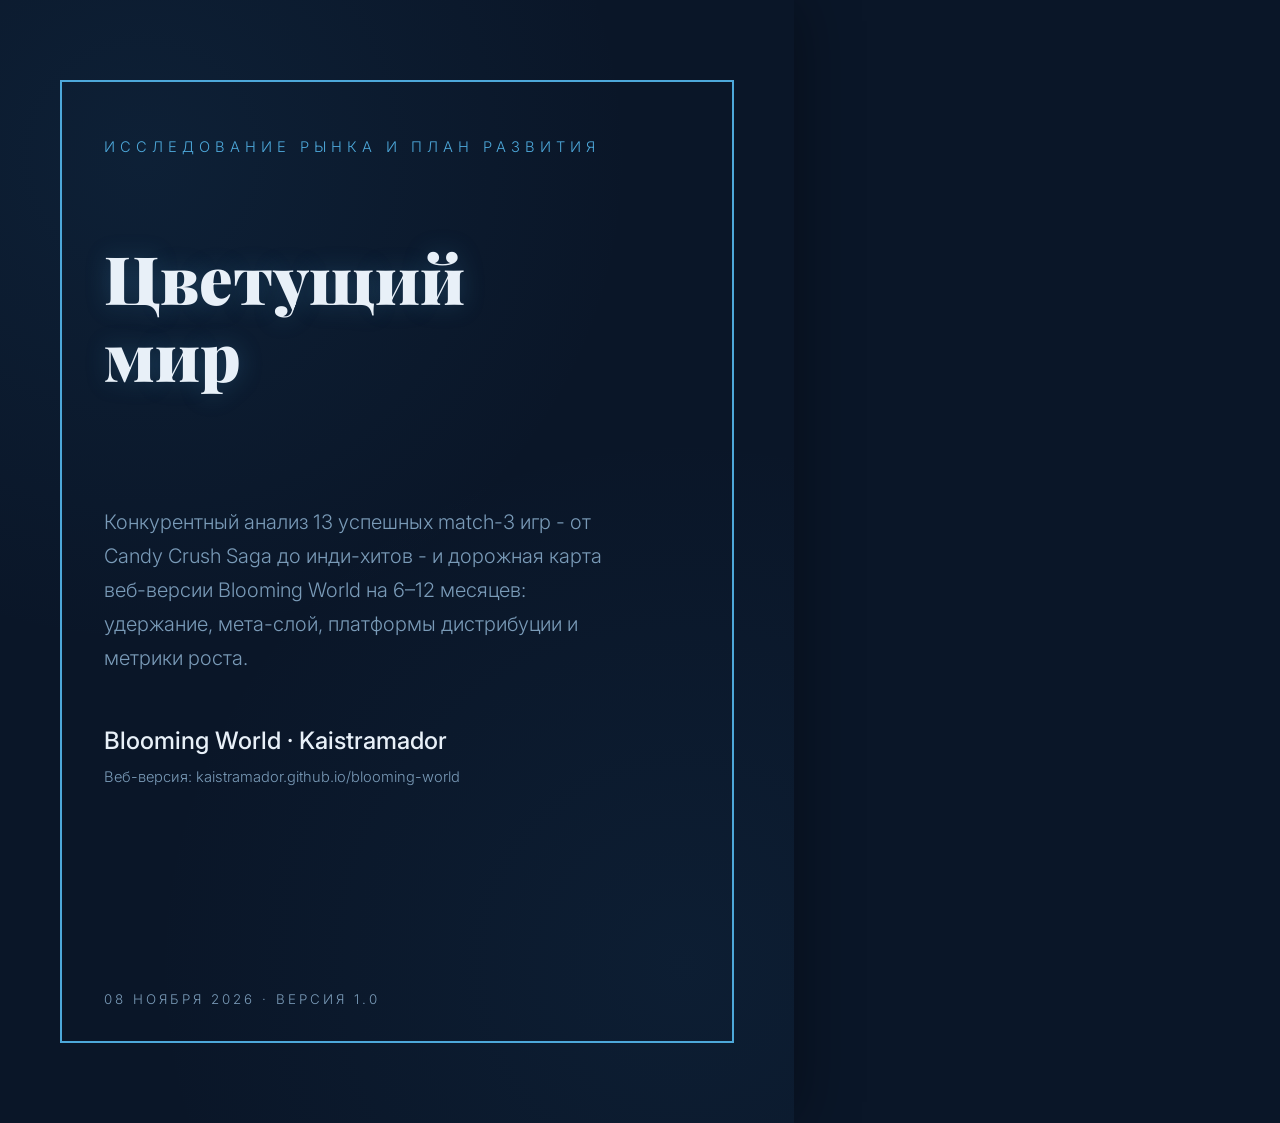
<file: blooming-world/download/Цветущий_мир_обложка_исходник.html>
<!DOCTYPE html>
<html lang="ru">
<head>
  <meta charset="UTF-8">
  <link href="https://fonts.googleapis.com/css2?family=Playfair+Display:wght@400;700;900&family=Inter:wght@300;400;500;600&display=swap" rel="stylesheet">
  <style>
    @page { size: 794px 1123px; margin: 0; }
    :root {
      --c-bg: #0a1628;
      --c-accent: #4da8da;
      --c-text: #e8f0f8;
      --c-muted: #7a9bb8;
      --c-glow: #2d7ab3;
    }
    html, body { margin: 0; padding: 0; width: 794px; height: 1123px;
      background: var(--c-bg); color: var(--c-text);
      font-family: 'Inter', 'DejaVu Sans', sans-serif; }
    @media screen {
      html { height: auto; display: flex; justify-content: center;
        min-height: 100vh; background: var(--c-bg); }
      body { transform-origin: top center;
        scale: min(1, calc(100vw / 794), calc(100vh / 1123));
        margin: 0 auto; box-shadow: 0 0 60px rgba(0,0,0,0.4); }
    }
    .page { width: 794px; height: 1123px; position: relative; box-sizing: border-box;
      border: none; outline: none; box-shadow: none; }
    /* Layer 1: background glow, clipped */
    .bg-layer { position: absolute; inset: 0; overflow: hidden; z-index: 1;
      background:
        radial-gradient(circle at 18% 14%, rgba(45,122,179,0.10), transparent 42%),
        radial-gradient(circle at 86% 86%, rgba(45,122,179,0.08), transparent 45%); }
    /* Layer 2: luminous frame */
    .frame { position: absolute; left: 60px; right: 60px; top: 80px; bottom: 80px;
      border: 2px solid var(--c-accent); z-index: 2; }
    /* Layer 3: content */
    .content { position: absolute; inset: 0; z-index: 3; }
    .kicker { position: absolute; left: 104px; top: 138px;
      font-size: 11pt; font-weight: 300; color: var(--c-accent);
      letter-spacing: 5px; text-transform: uppercase; max-width: 560px; }
    .title { position: absolute; left: 104px; top: 240px;
      font-family: 'Playfair Display', 'FreeSerif', serif;
      font-size: 50pt; font-weight: 900; line-height: 1.15;
      color: var(--c-text); max-width: 560px;
      text-shadow: 0 0 24px rgba(77,168,218,0.25); }
    .summary { position: absolute; left: 104px; top: 505px;
      font-size: 15pt; font-weight: 300; line-height: 1.7;
      color: var(--c-muted); max-width: 520px; }
    .org { position: absolute; left: 104px; top: 726px;
      font-size: 18pt; font-weight: 500; color: var(--c-text); }
    .org-sub { position: absolute; left: 104px; top: 768px;
      font-size: 11pt; font-weight: 300; color: var(--c-muted); }
    .date { position: absolute; left: 104px; bottom: 116px;
      font-size: 10pt; font-weight: 300; color: var(--c-muted);
      letter-spacing: 3px; text-transform: uppercase; }
  </style>
</head>
<body>
  <div class="page">
    <div class="bg-layer"></div>
    <div class="frame"></div>
    <div class="content">
      <div class="kicker">Исследование рынка и план развития</div>
      <div class="title">Цветущий<br>мир</div>
      <div class="summary">Конкурентный анализ 13 успешных match-3 игр - от Candy Crush
        Saga до инди-хитов - и дорожная карта веб-версии Blooming World на 6–12 месяцев:
        удержание, мета-слой, платформы дистрибуции и метрики роста.</div>
      <div class="org">Blooming World · Kaistramador</div>
      <div class="org-sub">Веб-версия: kaistramador.github.io/blooming-world</div>
      <div class="date">08 ноября 2026 · Версия 1.0</div>
    </div>
  </div>
</body>
</html>
</file>
